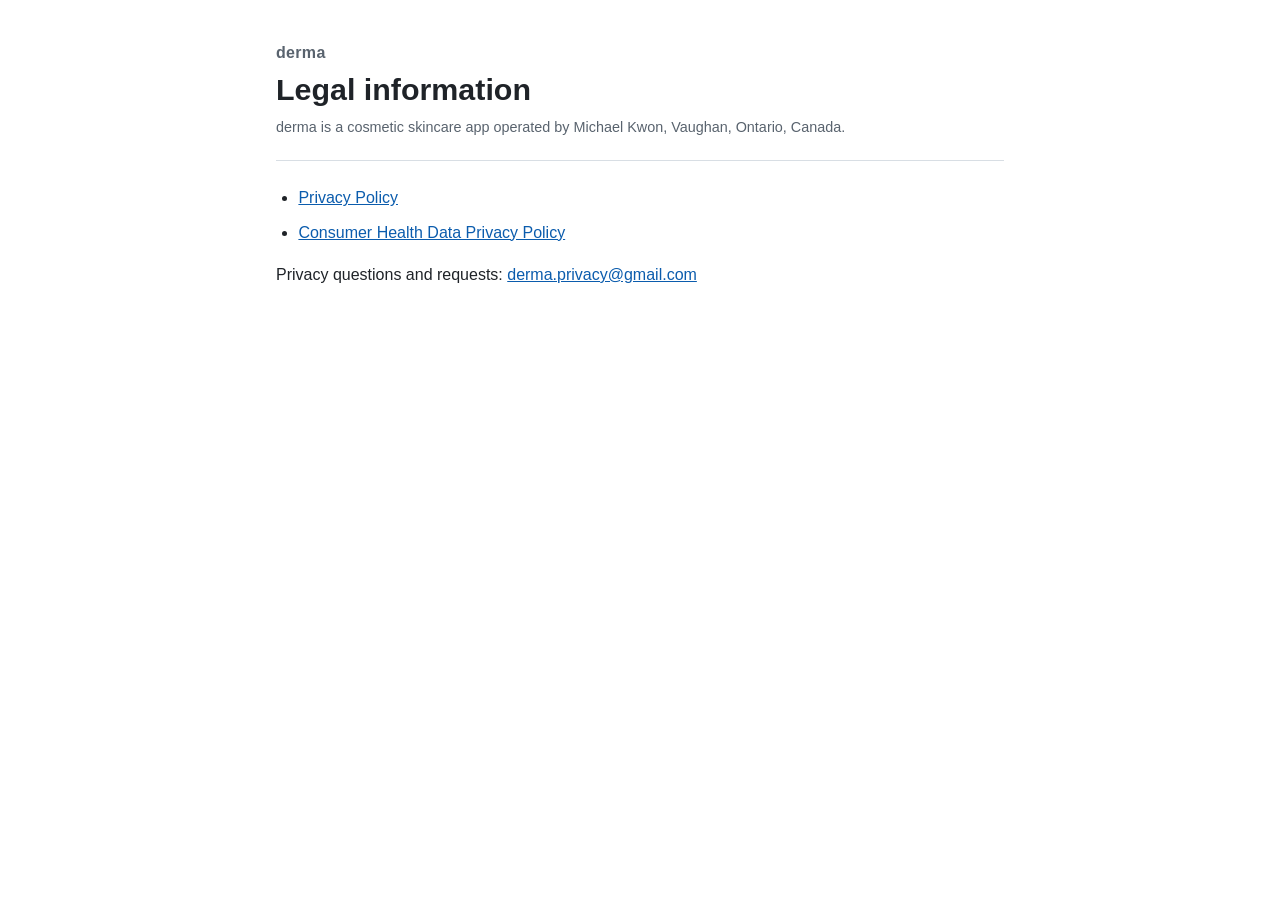
<file: index.html>
<!doctype html>
<html lang="en">
<head>
<meta charset="utf-8">
<meta name="viewport" content="width=device-width, initial-scale=1">
<title>derma</title>
<meta name="description" content="Legal information for the derma skincare app.">
<link rel="stylesheet" href="legal.css">
</head>
<body>
<main>
  <header>
    <p class="org">derma</p>
    <h1>Legal information</h1>
    <p class="meta">derma is a cosmetic skincare app operated by Michael Kwon, Vaughan, Ontario, Canada.</p>
  </header>
  <ul>
    <li><a href="privacy.html">Privacy Policy</a></li>
    <li><a href="consumer-health-data.html">Consumer Health Data Privacy Policy</a></li>
  </ul>
  <p>Privacy questions and requests: <a href="mailto:derma.privacy@gmail.com">derma.privacy@gmail.com</a></p>
</main>
</body>
</html>
</file>
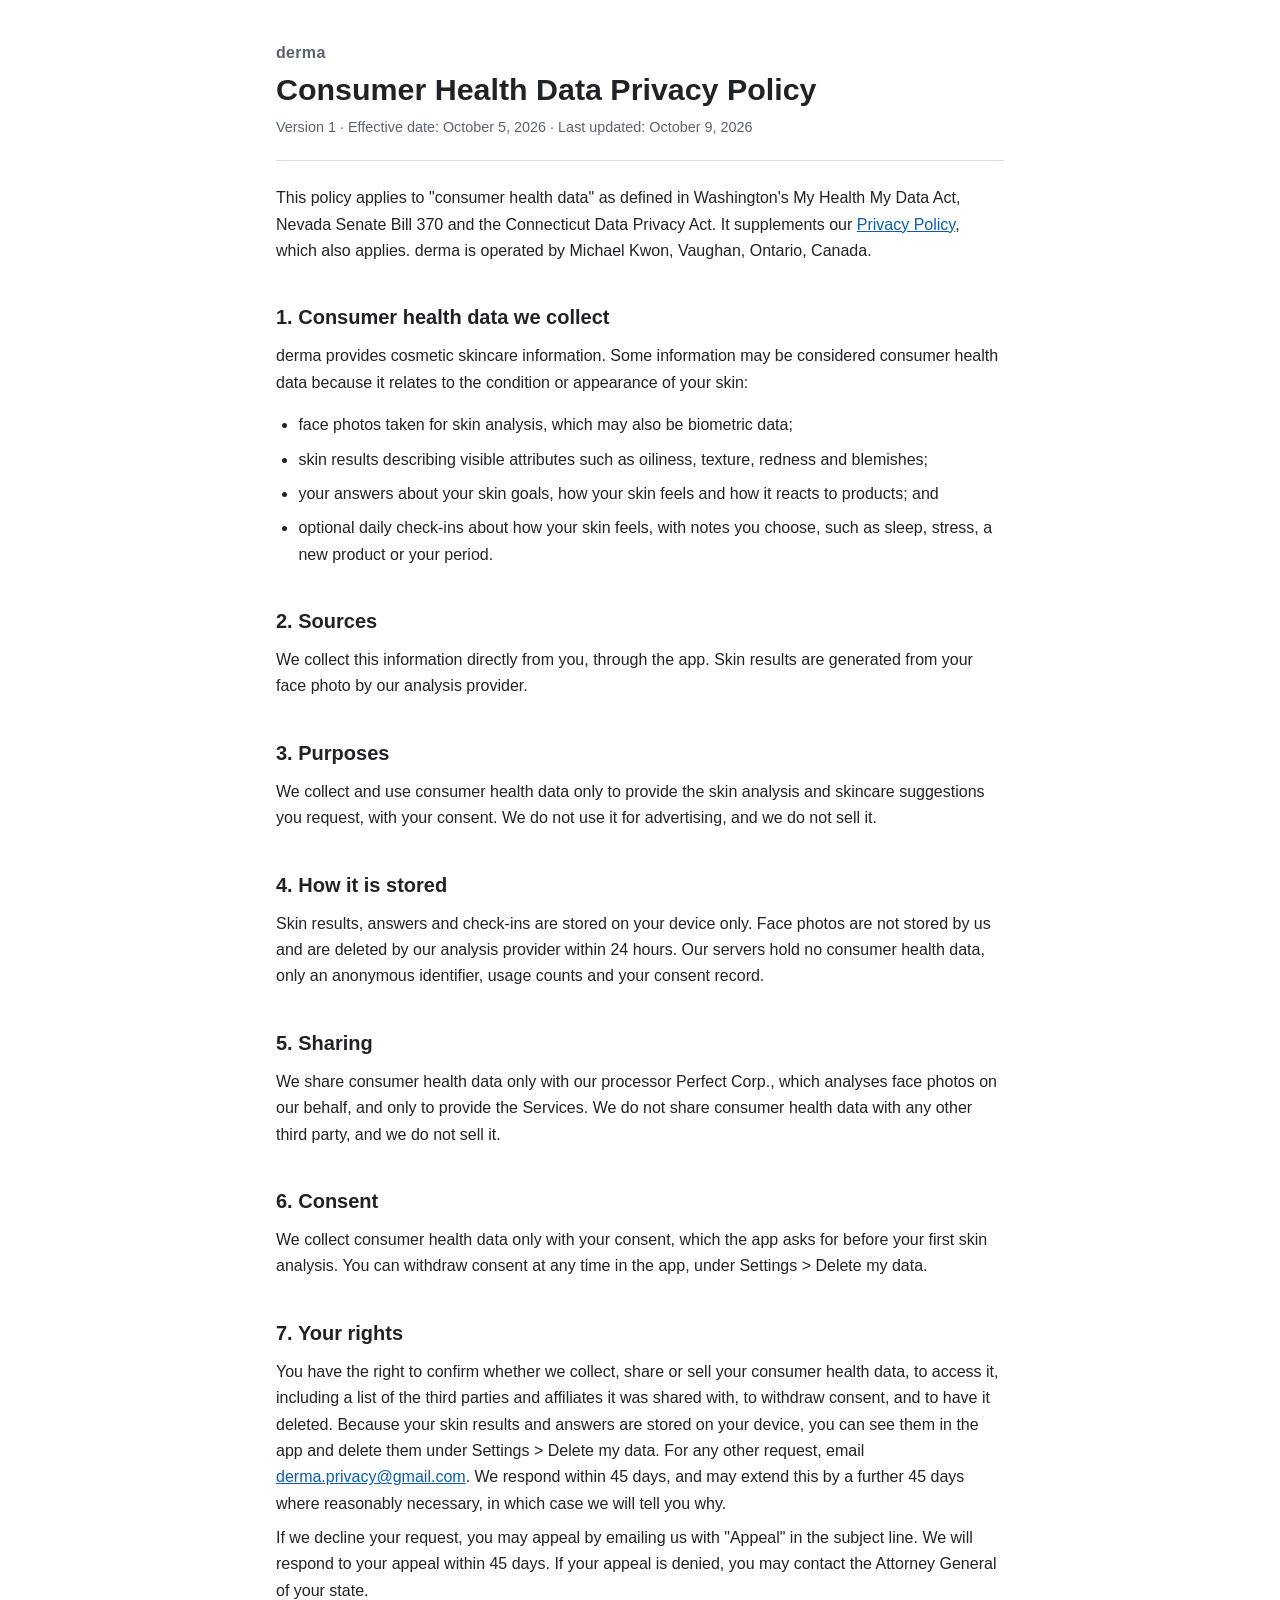
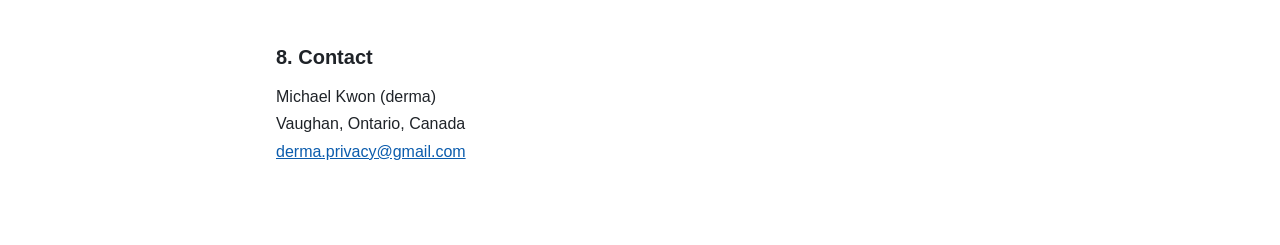
<file: consumer-health-data.html>
<!doctype html>
<html lang="en">
<head>
<meta charset="utf-8">
<meta name="viewport" content="width=device-width, initial-scale=1">
<title>Consumer Health Data Privacy Policy | derma</title>
<meta name="description" content="How derma handles consumer health data under Washington, Nevada and Connecticut law.">
<link rel="stylesheet" href="legal.css">
</head>
<body>
<main>

<header>
  <p class="org">derma</p>
  <h1>Consumer Health Data Privacy Policy</h1>
  <p class="meta">Version 1 &middot; Effective date: October 5, 2026 &middot; Last updated: October 9, 2026</p>
</header>

<p>This policy applies to "consumer health data" as defined in Washington's My Health My Data Act,
Nevada Senate Bill 370 and the Connecticut Data Privacy Act. It supplements our
<a href="privacy.html">Privacy Policy</a>, which also applies. derma is operated by Michael Kwon,
Vaughan, Ontario, Canada.</p>

<h2>1. Consumer health data we collect</h2>
<p>derma provides cosmetic skincare information. Some information may be considered consumer health
data because it relates to the condition or appearance of your skin:</p>
<ul>
  <li>face photos taken for skin analysis, which may also be biometric data;</li>
  <li>skin results describing visible attributes such as oiliness, texture, redness and blemishes;</li>
  <li>your answers about your skin goals, how your skin feels and how it reacts to products; and</li>
  <li>optional daily check-ins about how your skin feels, with notes you choose, such as sleep, stress, a new product or your period.</li>
</ul>

<h2>2. Sources</h2>
<p>We collect this information directly from you, through the app. Skin results are generated from
your face photo by our analysis provider.</p>

<h2>3. Purposes</h2>
<p>We collect and use consumer health data only to provide the skin analysis and skincare
suggestions you request, with your consent. We do not use it for advertising, and we do not sell
it.</p>

<h2>4. How it is stored</h2>
<p>Skin results, answers and check-ins are stored on your device only. Face photos are not stored by us and are
deleted by our analysis provider within 24 hours. Our servers hold no consumer health data, only
an anonymous identifier, usage counts and your consent record.</p>

<h2>5. Sharing</h2>
<p>We share consumer health data only with our processor Perfect Corp., which analyses face photos
on our behalf, and only to provide the Services. We do not share consumer health data with any
other third party, and we do not sell it.</p>

<h2>6. Consent</h2>
<p>We collect consumer health data only with your consent, which the app asks for before your
first skin analysis. You can withdraw consent at any time in the app, under
Settings &gt; Delete my data.</p>

<h2>7. Your rights</h2>
<p>You have the right to confirm whether we collect, share or sell your consumer health data, to
access it, including a list of the third parties and affiliates it was shared with, to withdraw
consent, and to have it deleted. Because your skin results and answers are stored on your device,
you can see them in the app and delete them under Settings &gt; Delete my data. For any other
request, email <a href="mailto:derma.privacy@gmail.com">derma.privacy@gmail.com</a>. We respond within
45 days, and may extend this by a further 45 days where reasonably necessary, in which case we will
tell you why.</p>
<p>If we decline your request, you may appeal by emailing us with "Appeal" in the subject line. We
will respond to your appeal within 45 days. If your appeal is denied, you may contact the Attorney
General of your state.</p>

<h2>8. Contact</h2>
<address>
  Michael Kwon (derma)<br>
  Vaughan, Ontario, Canada<br>
  <a href="mailto:derma.privacy@gmail.com">derma.privacy@gmail.com</a>
</address>

</main>
</body>
</html>
</file>
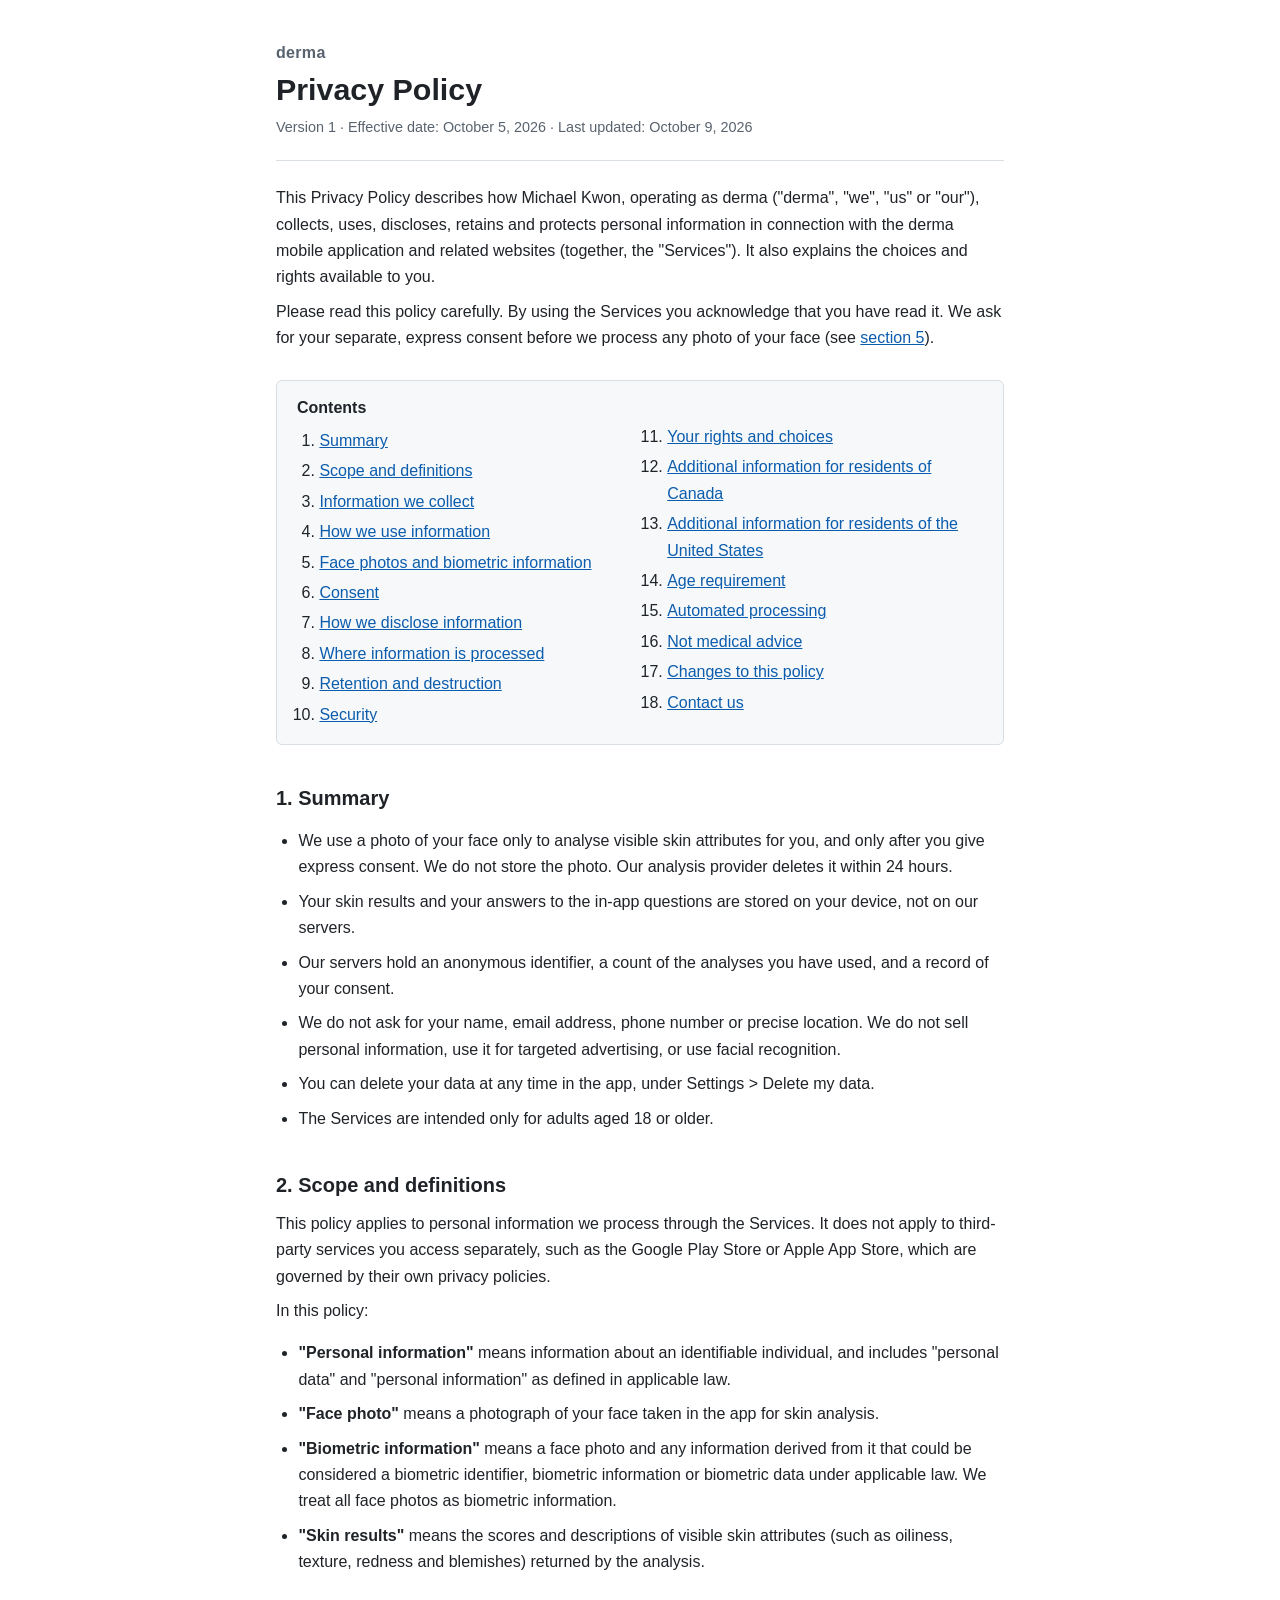
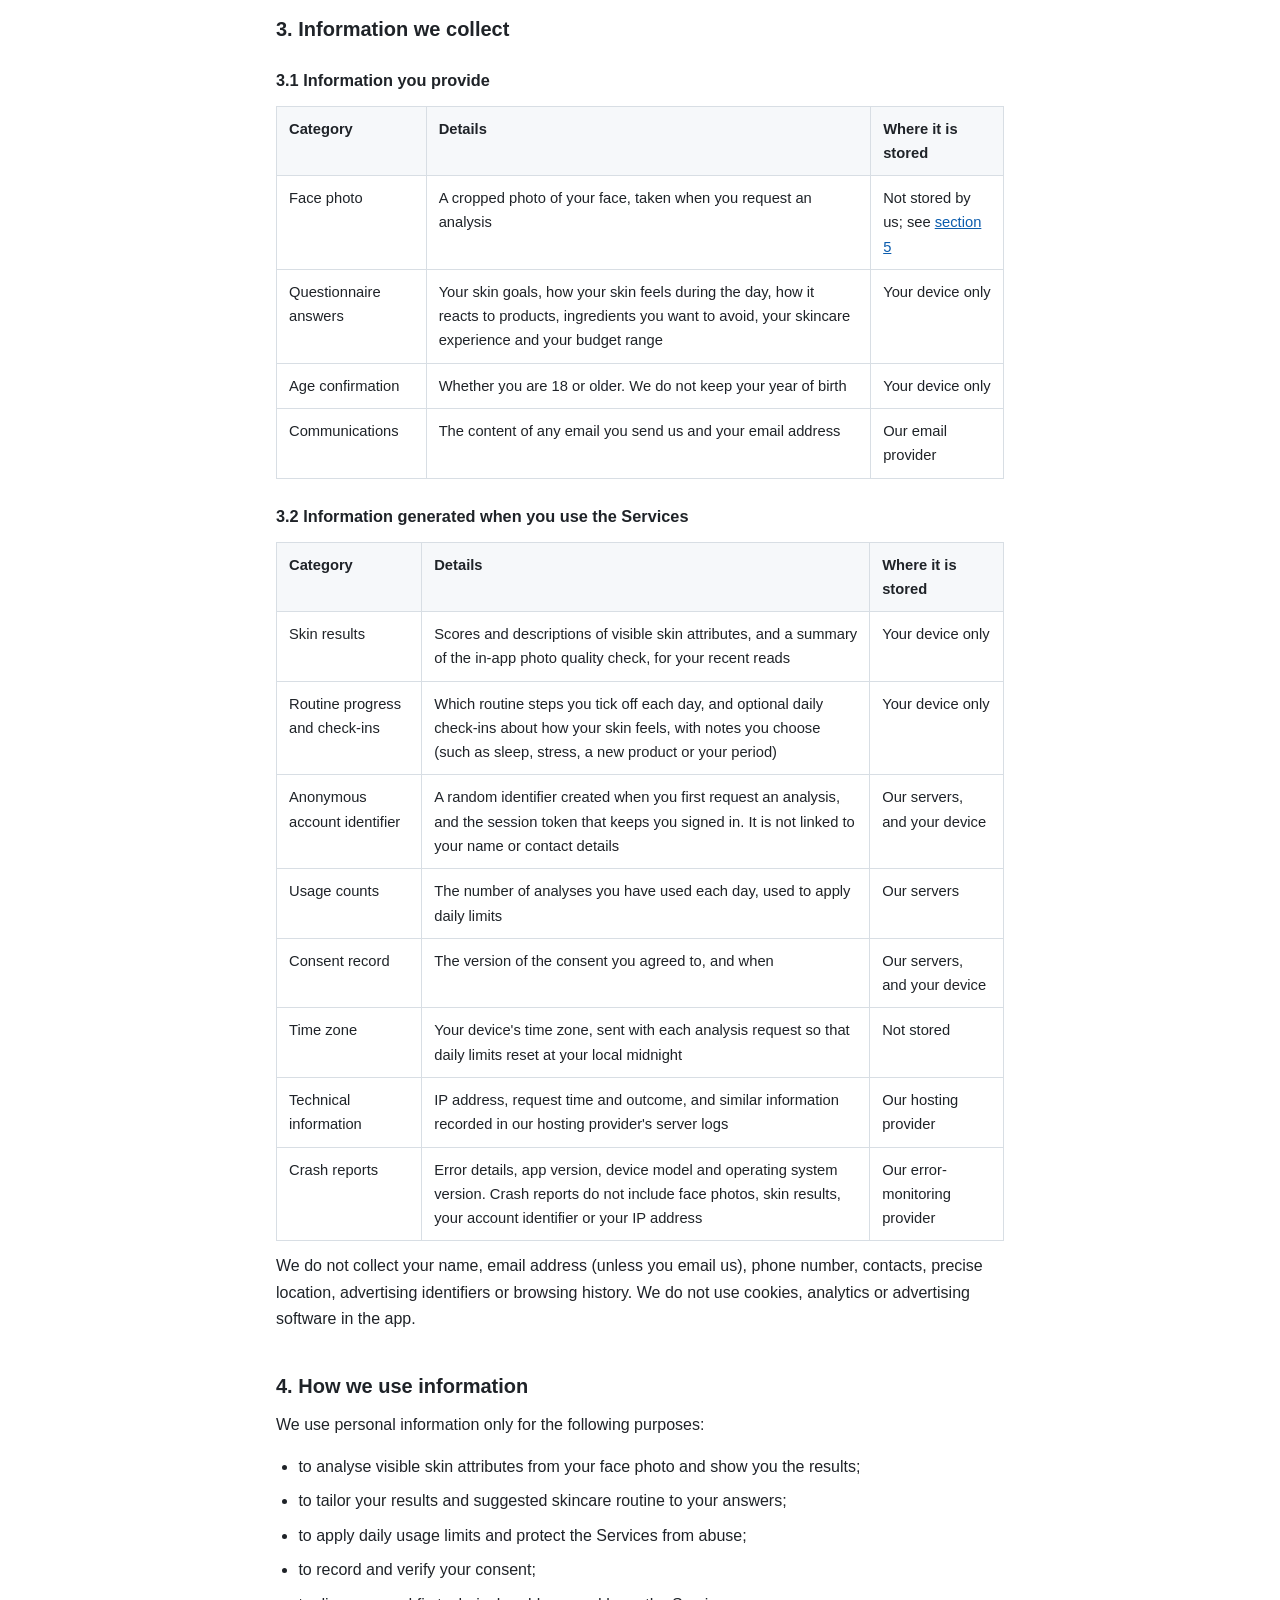
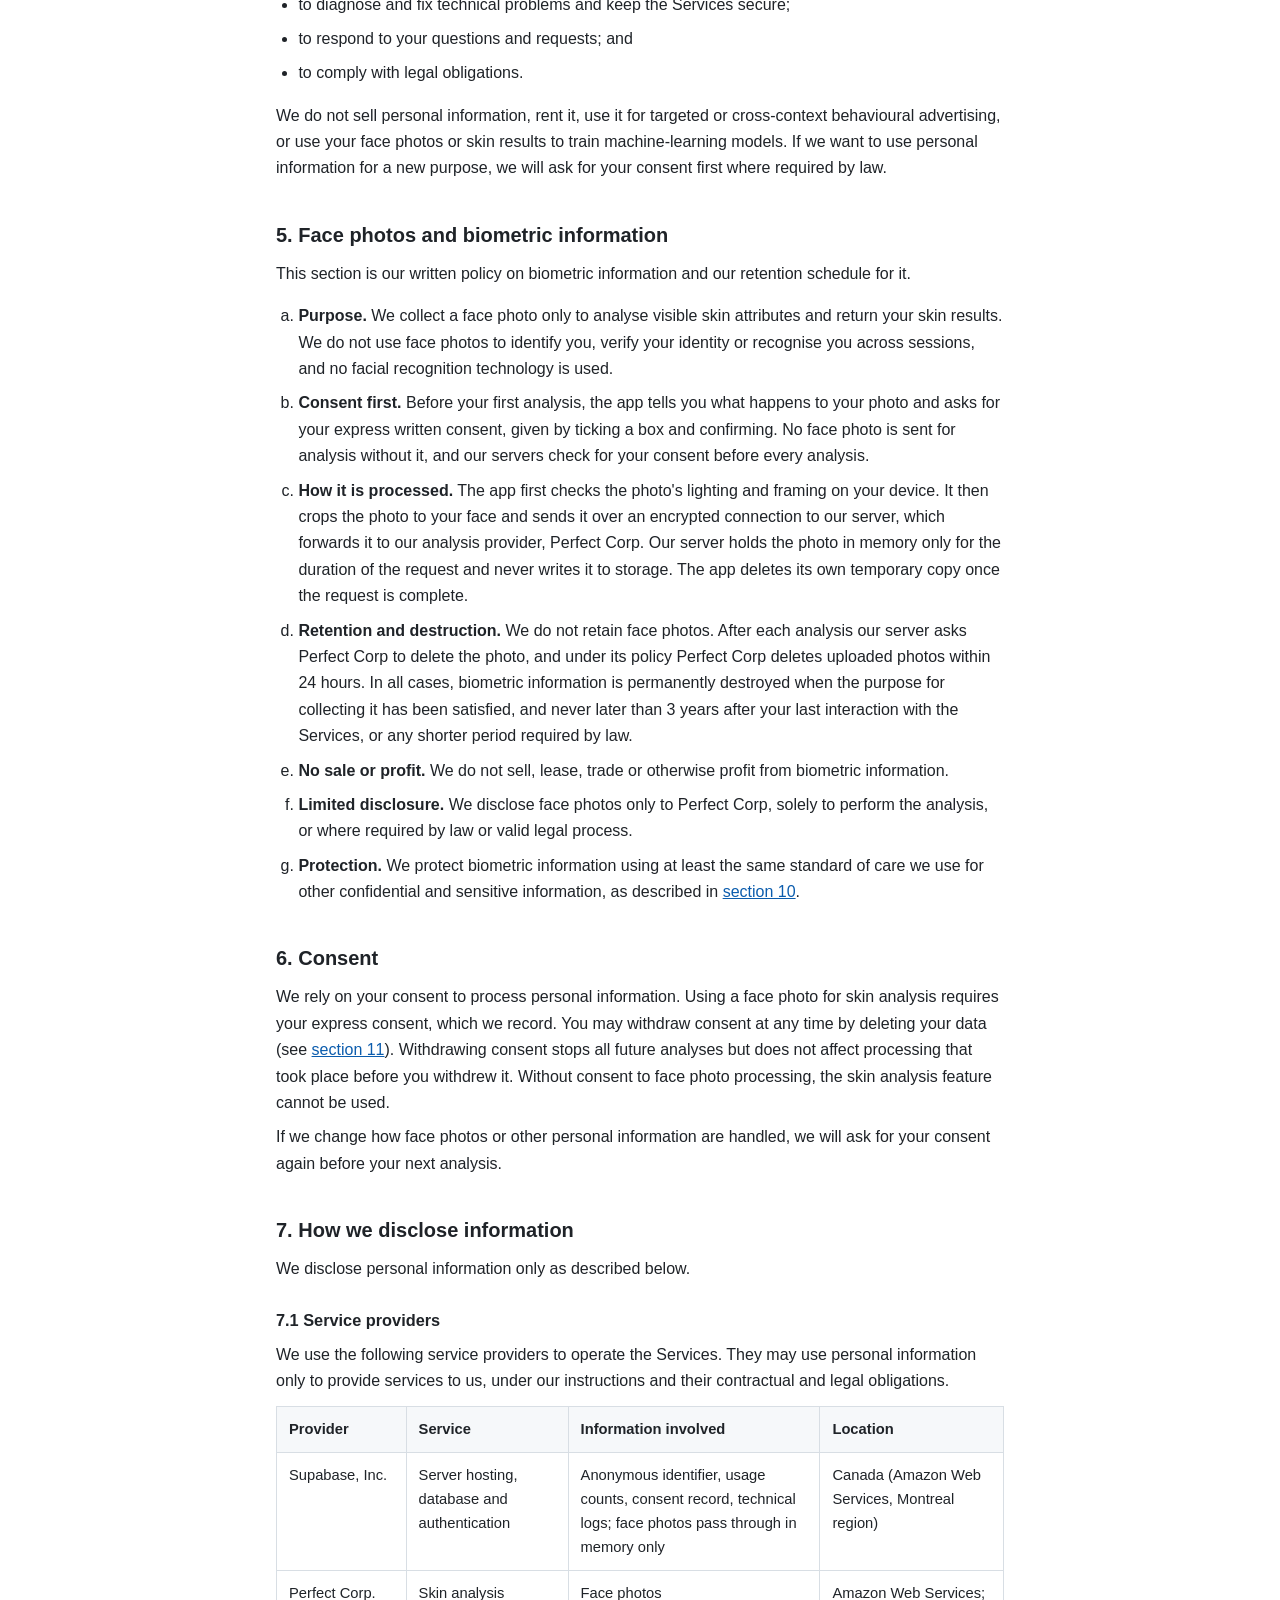
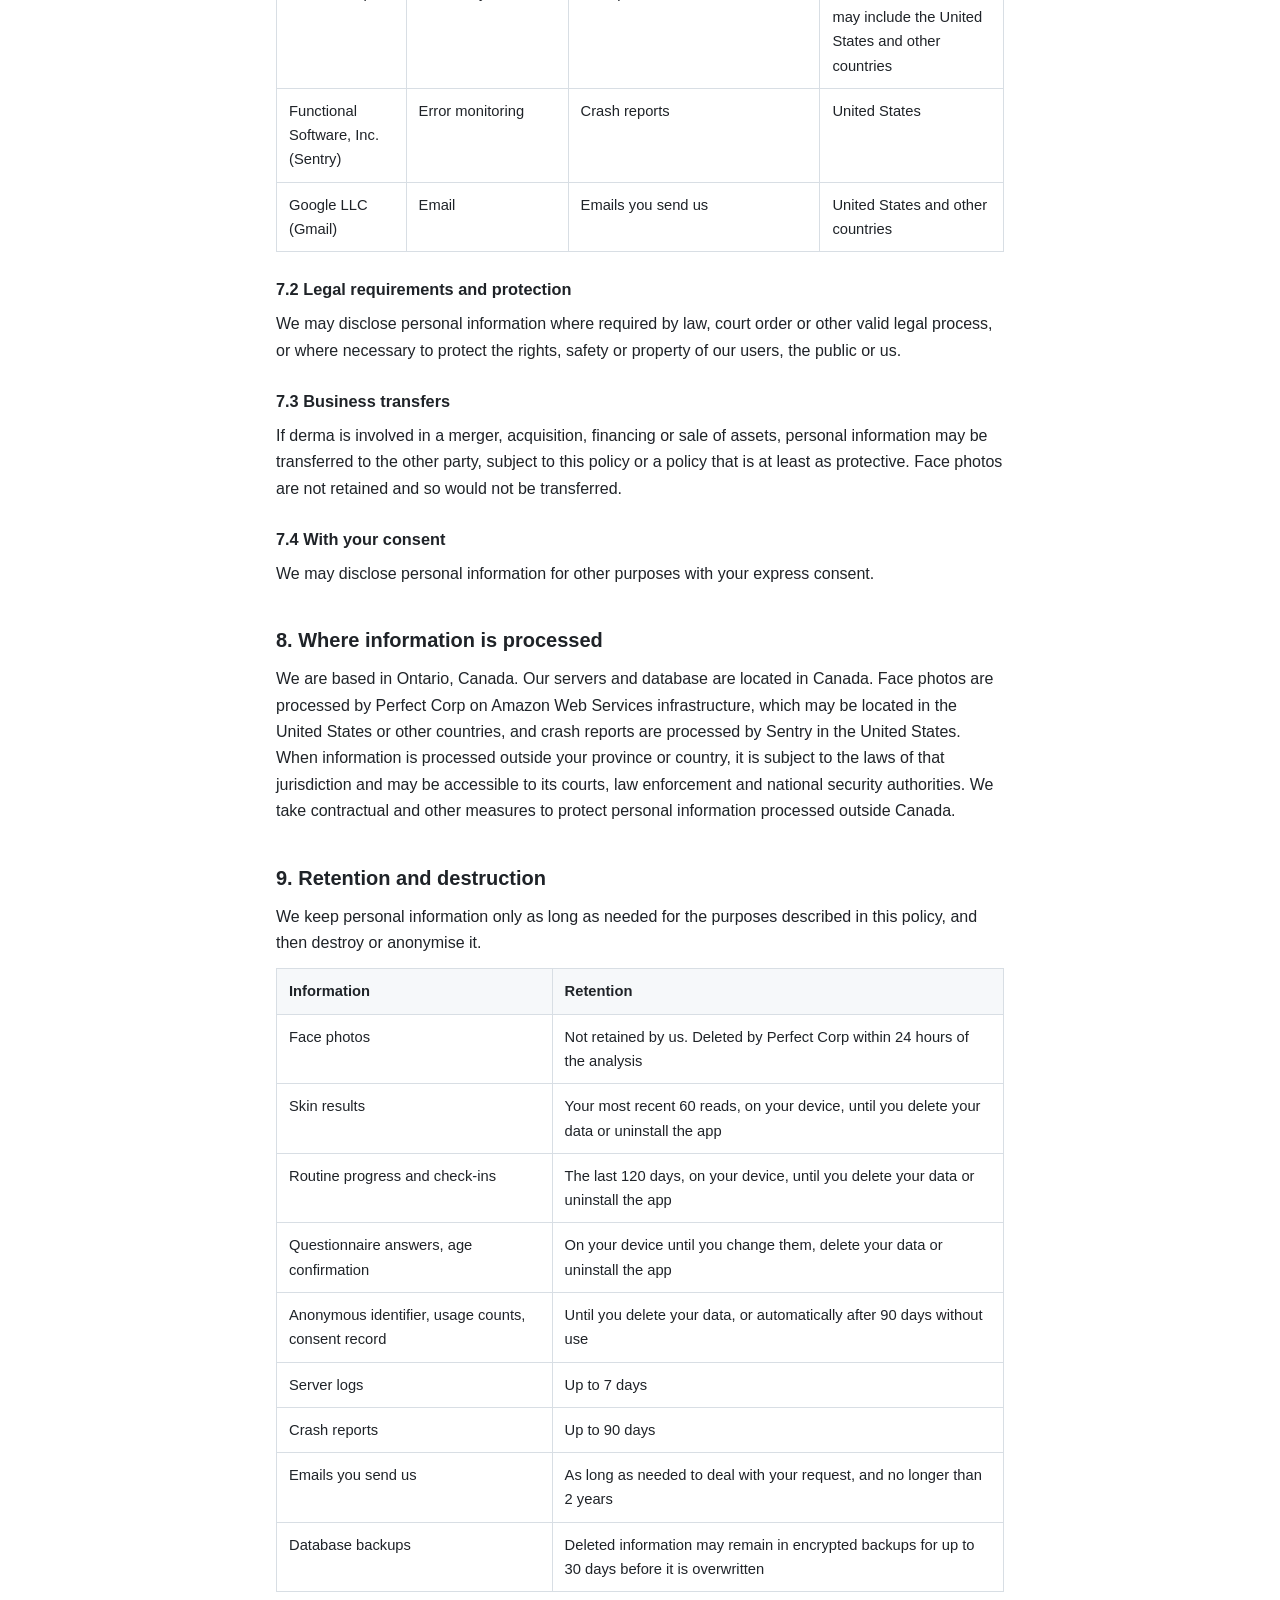
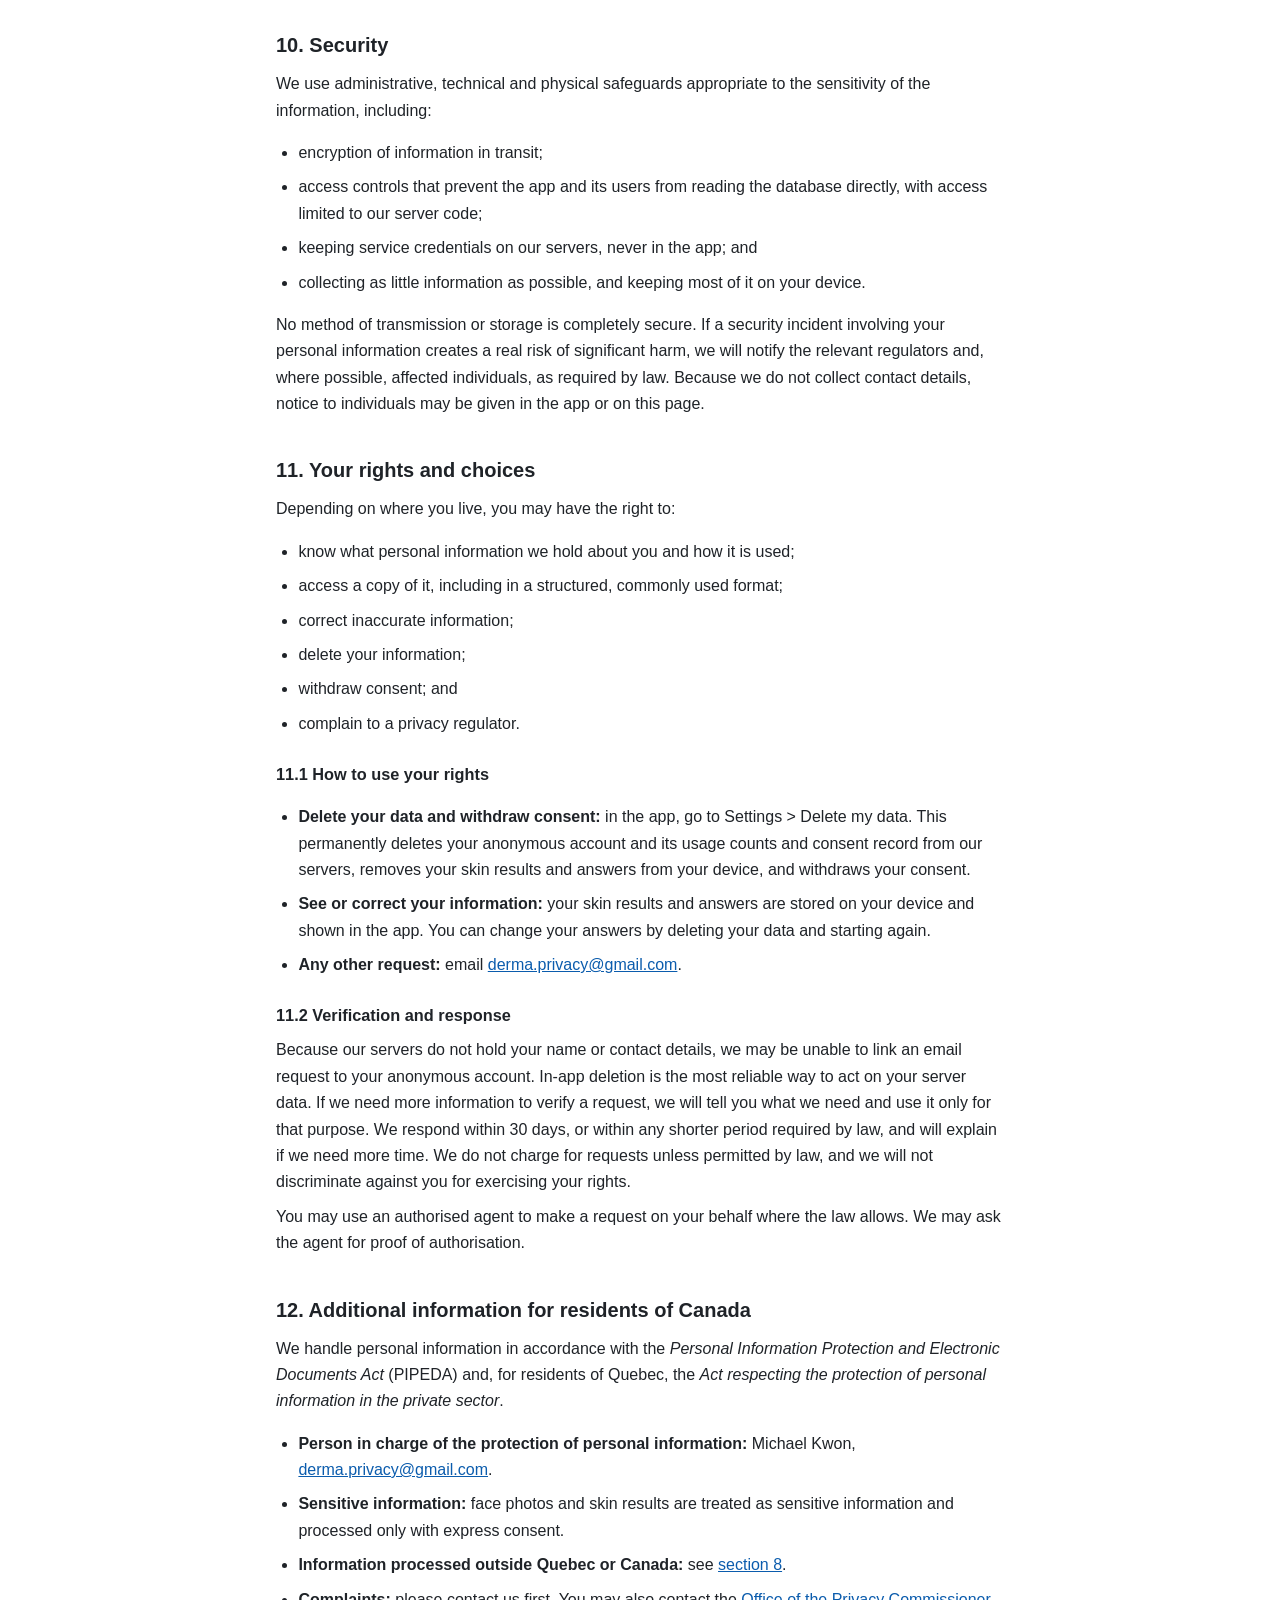
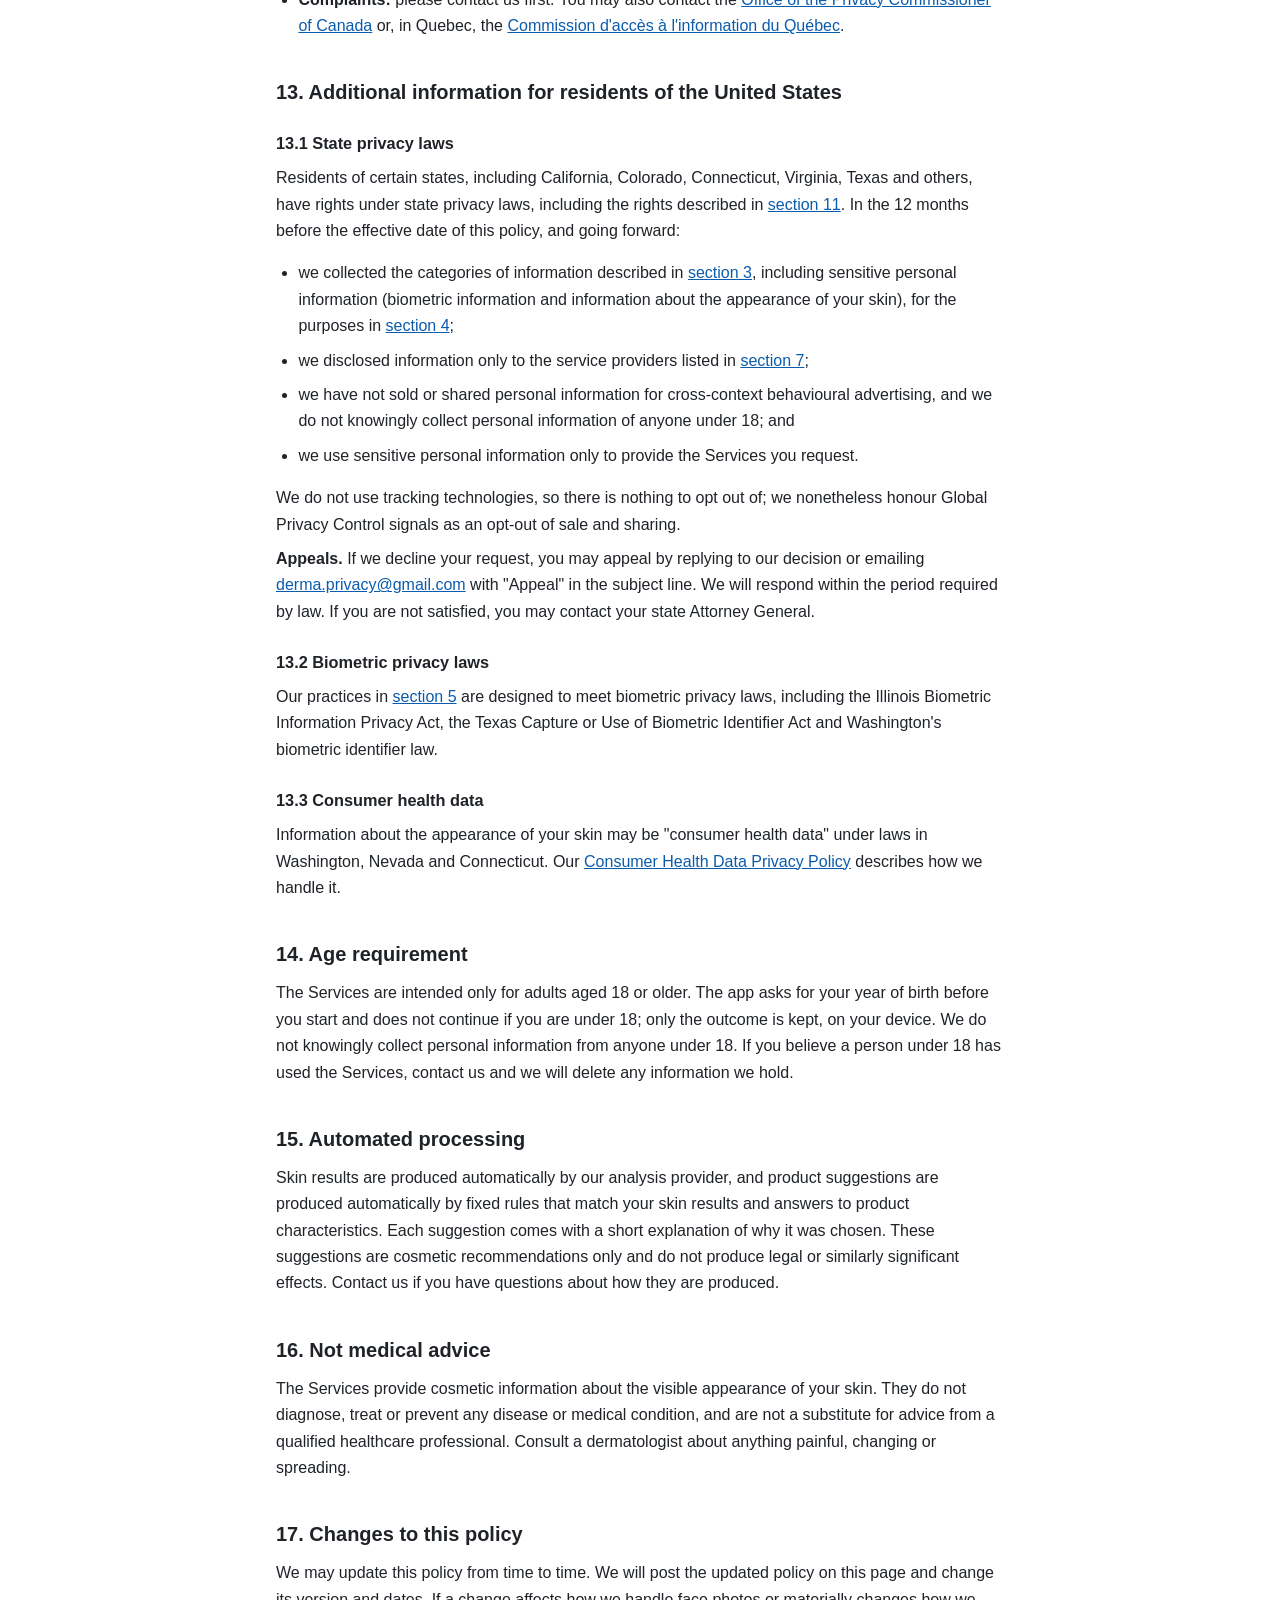
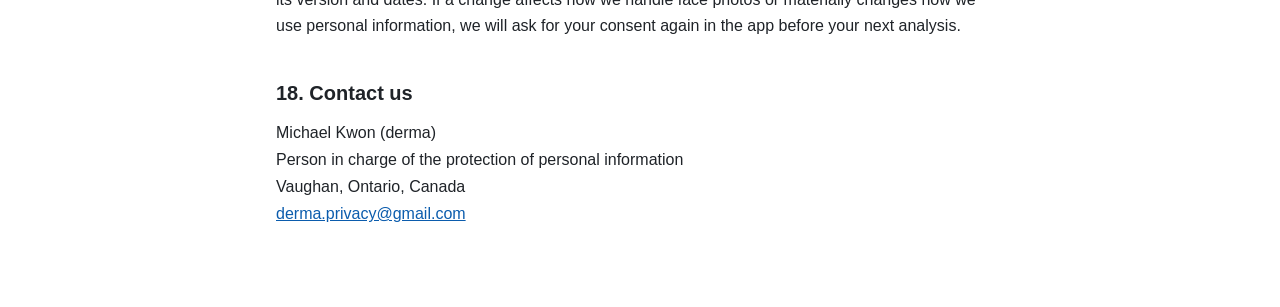
<file: privacy.html>
<!doctype html>
<html lang="en">
<head>
<meta charset="utf-8">
<meta name="viewport" content="width=device-width, initial-scale=1">
<title>Privacy Policy | derma</title>
<meta name="description" content="How derma collects, uses, discloses and protects personal information, including face photos.">
<link rel="stylesheet" href="legal.css">
</head>
<body>
<main>

<header>
  <p class="org">derma</p>
  <h1>Privacy Policy</h1>
  <p class="meta">Version 1 &middot; Effective date: October 5, 2026 &middot; Last updated: October 9, 2026</p>
</header>

<p>This Privacy Policy describes how Michael Kwon, operating as derma ("derma", "we", "us" or
"our"), collects, uses, discloses, retains and protects personal information in connection with
the derma mobile application and related websites (together, the "Services"). It also explains the
choices and rights available to you.</p>

<p>Please read this policy carefully. By using the Services you acknowledge that you have read it.
We ask for your separate, express consent before we process any photo of your face (see
<a href="#biometric">section 5</a>).</p>

<nav aria-label="Contents">
  <h2 class="toc-title">Contents</h2>
  <ol>
    <li><a href="#summary">Summary</a></li>
    <li><a href="#scope">Scope and definitions</a></li>
    <li><a href="#collect">Information we collect</a></li>
    <li><a href="#use">How we use information</a></li>
    <li><a href="#biometric">Face photos and biometric information</a></li>
    <li><a href="#consent">Consent</a></li>
    <li><a href="#disclose">How we disclose information</a></li>
    <li><a href="#transfers">Where information is processed</a></li>
    <li><a href="#retention">Retention and destruction</a></li>
    <li><a href="#security">Security</a></li>
    <li><a href="#rights">Your rights and choices</a></li>
    <li><a href="#canada">Additional information for residents of Canada</a></li>
    <li><a href="#us">Additional information for residents of the United States</a></li>
    <li><a href="#children">Age requirement</a></li>
    <li><a href="#automated">Automated processing</a></li>
    <li><a href="#medical">Not medical advice</a></li>
    <li><a href="#changes">Changes to this policy</a></li>
    <li><a href="#contact">Contact us</a></li>
  </ol>
</nav>

<section id="summary">
<h2>1. Summary</h2>
<ul>
  <li>We use a photo of your face only to analyse visible skin attributes for you, and only after you
  give express consent. We do not store the photo. Our analysis provider deletes it within
  24 hours.</li>
  <li>Your skin results and your answers to the in-app questions are stored on your device, not on
  our servers.</li>
  <li>Our servers hold an anonymous identifier, a count of the analyses you have used, and a record
  of your consent.</li>
  <li>We do not ask for your name, email address, phone number or precise location. We do not sell
  personal information, use it for targeted advertising, or use facial recognition.</li>
  <li>You can delete your data at any time in the app, under Settings &gt; Delete my data.</li>
  <li>The Services are intended only for adults aged 18 or older.</li>
</ul>
</section>

<section id="scope">
<h2>2. Scope and definitions</h2>
<p>This policy applies to personal information we process through the Services. It does not
apply to third-party services you access separately, such as the Google Play Store or Apple App
Store, which are governed by their own privacy policies.</p>
<p>In this policy:</p>
<ul>
  <li><strong>"Personal information"</strong> means information about an identifiable individual,
  and includes "personal data" and "personal information" as defined in applicable law.</li>
  <li><strong>"Face photo"</strong> means a photograph of your face taken in the app for skin
  analysis.</li>
  <li><strong>"Biometric information"</strong> means a face photo and any information derived from
  it that could be considered a biometric identifier, biometric information or biometric data under
  applicable law. We treat all face photos as biometric information.</li>
  <li><strong>"Skin results"</strong> means the scores and descriptions of visible skin attributes
  (such as oiliness, texture, redness and blemishes) returned by the analysis.</li>
</ul>
</section>

<section id="collect">
<h2>3. Information we collect</h2>

<h3>3.1 Information you provide</h3>
<div class="table">
<table>
  <thead><tr><th scope="col">Category</th><th scope="col">Details</th><th scope="col">Where it is stored</th></tr></thead>
  <tbody>
  <tr><td>Face photo</td><td>A cropped photo of your face, taken when you request an analysis</td><td>Not stored by us; see <a href="#biometric">section 5</a></td></tr>
  <tr><td>Questionnaire answers</td><td>Your skin goals, how your skin feels during the day, how it reacts to products, ingredients you want to avoid, your skincare experience and your budget range</td><td>Your device only</td></tr>
  <tr><td>Age confirmation</td><td>Whether you are 18 or older. We do not keep your year of birth</td><td>Your device only</td></tr>
  <tr><td>Communications</td><td>The content of any email you send us and your email address</td><td>Our email provider</td></tr>
  </tbody>
</table>
</div>

<h3>3.2 Information generated when you use the Services</h3>
<div class="table">
<table>
  <thead><tr><th scope="col">Category</th><th scope="col">Details</th><th scope="col">Where it is stored</th></tr></thead>
  <tbody>
  <tr><td>Skin results</td><td>Scores and descriptions of visible skin attributes, and a summary of the in-app photo quality check, for your recent reads</td><td>Your device only</td></tr>
  <tr><td>Routine progress and check-ins</td><td>Which routine steps you tick off each day, and optional daily check-ins about how your skin feels, with notes you choose (such as sleep, stress, a new product or your period)</td><td>Your device only</td></tr>
  <tr><td>Anonymous account identifier</td><td>A random identifier created when you first request an analysis, and the session token that keeps you signed in. It is not linked to your name or contact details</td><td>Our servers, and your device</td></tr>
  <tr><td>Usage counts</td><td>The number of analyses you have used each day, used to apply daily limits</td><td>Our servers</td></tr>
  <tr><td>Consent record</td><td>The version of the consent you agreed to, and when</td><td>Our servers, and your device</td></tr>
  <tr><td>Time zone</td><td>Your device's time zone, sent with each analysis request so that daily limits reset at your local midnight</td><td>Not stored</td></tr>
  <tr><td>Technical information</td><td>IP address, request time and outcome, and similar information recorded in our hosting provider's server logs</td><td>Our hosting provider</td></tr>
  <tr><td>Crash reports</td><td>Error details, app version, device model and operating system version. Crash reports do not include face photos, skin results, your account identifier or your IP address</td><td>Our error-monitoring provider</td></tr>
  </tbody>
</table>
</div>

<p>We do not collect your name, email address (unless you email us), phone number, contacts,
precise location, advertising identifiers or browsing history. We do not use cookies, analytics
or advertising software in the app.</p>
</section>

<section id="use">
<h2>4. How we use information</h2>
<p>We use personal information only for the following purposes:</p>
<ul>
  <li>to analyse visible skin attributes from your face photo and show you the results;</li>
  <li>to tailor your results and suggested skincare routine to your answers;</li>
  <li>to apply daily usage limits and protect the Services from abuse;</li>
  <li>to record and verify your consent;</li>
  <li>to diagnose and fix technical problems and keep the Services secure;</li>
  <li>to respond to your questions and requests; and</li>
  <li>to comply with legal obligations.</li>
</ul>
<p>We do not sell personal information, rent it, use it for targeted or cross-context behavioural
advertising, or use your face photos or skin results to train machine-learning models. If we
want to use personal information for a new purpose, we will ask for your consent first where
required by law.</p>
</section>

<section id="biometric">
<h2>5. Face photos and biometric information</h2>
<p>This section is our written policy on biometric information and our retention schedule for it.</p>
<ol class="alpha">
  <li><strong>Purpose.</strong> We collect a face photo only to analyse visible skin attributes and
  return your skin results. We do not use face photos to identify you, verify your identity or
  recognise you across sessions, and no facial recognition technology is used.</li>
  <li><strong>Consent first.</strong> Before your first analysis, the app tells you what happens to your
  photo and asks for your express written consent, given by ticking a box and confirming. No face
  photo is sent for analysis without it, and our servers check for your consent before every
  analysis.</li>
  <li><strong>How it is processed.</strong> The app first checks the photo's lighting and framing on your
  device. It then crops the photo to your face and sends it over an encrypted connection to our
  server, which forwards it to our analysis provider, Perfect Corp. Our server holds the photo
  in memory only for the duration of the request and never writes it to storage. The app deletes
  its own temporary copy once the request is complete.</li>
  <li><strong>Retention and destruction.</strong> We do not retain face photos. After each analysis our server
  asks Perfect Corp to delete the photo, and under its policy Perfect Corp deletes uploaded photos
  within 24 hours. In all cases, biometric information is permanently destroyed when the purpose
  for collecting it has been satisfied, and never later than 3 years after your last interaction
  with the Services, or any shorter period required by law.</li>
  <li><strong>No sale or profit.</strong> We do not sell, lease, trade or otherwise profit from biometric
  information.</li>
  <li><strong>Limited disclosure.</strong> We disclose face photos only to Perfect Corp, solely to perform
  the analysis, or where required by law or valid legal process.</li>
  <li><strong>Protection.</strong> We protect biometric information using at least the same standard of care
  we use for other confidential and sensitive information, as described in
  <a href="#security">section 10</a>.</li>
</ol>
</section>

<section id="consent">
<h2>6. Consent</h2>
<p>We rely on your consent to process personal information. Using a face photo for skin
analysis requires your express consent, which we record. You may withdraw consent at any time by
deleting your data (see <a href="#rights">section 11</a>). Withdrawing consent stops all future
analyses but does not affect processing that took place before you withdrew it. Without consent
to face photo processing, the skin analysis feature cannot be used.</p>
<p>If we change how face photos or other personal information are handled, we will ask for your
consent again before your next analysis.</p>
</section>

<section id="disclose">
<h2>7. How we disclose information</h2>
<p>We disclose personal information only as described below.</p>
<h3>7.1 Service providers</h3>
<p>We use the following service providers to operate the Services. They may use personal
information only to provide services to us, under our instructions and their contractual and
legal obligations.</p>
<div class="table">
<table>
  <thead><tr><th scope="col">Provider</th><th scope="col">Service</th><th scope="col">Information involved</th><th scope="col">Location</th></tr></thead>
  <tbody>
  <tr><td>Supabase, Inc.</td><td>Server hosting, database and authentication</td><td>Anonymous identifier, usage counts, consent record, technical logs; face photos pass through in memory only</td><td>Canada (Amazon Web Services, Montreal region)</td></tr>
  <tr><td>Perfect Corp.</td><td>Skin analysis</td><td>Face photos</td><td>Amazon Web Services; may include the United States and other countries</td></tr>
  <tr><td>Functional Software, Inc. (Sentry)</td><td>Error monitoring</td><td>Crash reports</td><td>United States</td></tr>
  <tr><td>Google LLC (Gmail)</td><td>Email</td><td>Emails you send us</td><td>United States and other countries</td></tr>
  </tbody>
</table>
</div>
<h3>7.2 Legal requirements and protection</h3>
<p>We may disclose personal information where required by law, court order or other valid legal
process, or where necessary to protect the rights, safety or property of our users, the public
or us.</p>
<h3>7.3 Business transfers</h3>
<p>If derma is involved in a merger, acquisition, financing or sale of assets, personal information
may be transferred to the other party, subject to this policy or a policy that is at least as
protective. Face photos are not retained and so would not be transferred.</p>
<h3>7.4 With your consent</h3>
<p>We may disclose personal information for other purposes with your express consent.</p>
</section>

<section id="transfers">
<h2>8. Where information is processed</h2>
<p>We are based in Ontario, Canada. Our servers and database are located in Canada. Face photos
are processed by Perfect Corp on Amazon Web Services infrastructure, which may be located in the
United States or other countries, and crash reports are processed by Sentry in the United States.
When information is processed outside your province or country, it is subject to the laws of
that jurisdiction and may be accessible to its courts, law enforcement and national security
authorities. We take contractual and other measures to protect personal information processed
outside Canada.</p>
</section>

<section id="retention">
<h2>9. Retention and destruction</h2>
<p>We keep personal information only as long as needed for the purposes described in this
policy, and then destroy or anonymise it.</p>
<div class="table">
<table>
  <thead><tr><th scope="col">Information</th><th scope="col">Retention</th></tr></thead>
  <tbody>
  <tr><td>Face photos</td><td>Not retained by us. Deleted by Perfect Corp within 24 hours of the analysis</td></tr>
  <tr><td>Skin results</td><td>Your most recent 60 reads, on your device, until you delete your data or uninstall the app</td></tr>
  <tr><td>Routine progress and check-ins</td><td>The last 120 days, on your device, until you delete your data or uninstall the app</td></tr>
  <tr><td>Questionnaire answers, age confirmation</td><td>On your device until you change them, delete your data or uninstall the app</td></tr>
  <tr><td>Anonymous identifier, usage counts, consent record</td><td>Until you delete your data, or automatically after 90 days without use</td></tr>
  <tr><td>Server logs</td><td>Up to 7 days</td></tr>
  <tr><td>Crash reports</td><td>Up to 90 days</td></tr>
  <tr><td>Emails you send us</td><td>As long as needed to deal with your request, and no longer than 2 years</td></tr>
  <tr><td>Database backups</td><td>Deleted information may remain in encrypted backups for up to 30 days before it is overwritten</td></tr>
  </tbody>
</table>
</div>
</section>

<section id="security">
<h2>10. Security</h2>
<p>We use administrative, technical and physical safeguards appropriate to the sensitivity of the
information, including:</p>
<ul>
  <li>encryption of information in transit;</li>
  <li>access controls that prevent the app and its users from reading the database directly, with
  access limited to our server code;</li>
  <li>keeping service credentials on our servers, never in the app; and</li>
  <li>collecting as little information as possible, and keeping most of it on your device.</li>
</ul>
<p>No method of transmission or storage is completely secure. If a security incident involving
your personal information creates a real risk of significant harm, we will notify the relevant
regulators and, where possible, affected individuals, as required by law. Because we do not
collect contact details, notice to individuals may be given in the app or on this page.</p>
</section>

<section id="rights">
<h2>11. Your rights and choices</h2>
<p>Depending on where you live, you may have the right to:</p>
<ul>
  <li>know what personal information we hold about you and how it is used;</li>
  <li>access a copy of it, including in a structured, commonly used format;</li>
  <li>correct inaccurate information;</li>
  <li>delete your information;</li>
  <li>withdraw consent; and</li>
  <li>complain to a privacy regulator.</li>
</ul>
<h3>11.1 How to use your rights</h3>
<ul>
  <li><strong>Delete your data and withdraw consent:</strong> in the app, go to Settings &gt; Delete my data.
  This permanently deletes your anonymous account and its usage counts and consent record from our
  servers, removes your skin results and answers from your device, and withdraws your consent.</li>
  <li><strong>See or correct your information:</strong> your skin results and answers are stored on your
  device and shown in the app. You can change your answers by deleting your data and starting
  again.</li>
  <li><strong>Any other request:</strong> email <a href="mailto:derma.privacy@gmail.com">derma.privacy@gmail.com</a>.</li>
</ul>
<h3>11.2 Verification and response</h3>
<p>Because our servers do not hold your name or contact details, we may be unable to link an
email request to your anonymous account. In-app deletion is the most reliable way to act on your
server data. If we need more information to verify a request, we will tell you what we need and
use it only for that purpose. We respond within 30 days, or within any shorter period required
by law, and will explain if we need more time. We do not charge for requests unless permitted by
law, and we will not discriminate against you for exercising your rights.</p>
<p>You may use an authorised agent to make a request on your behalf where the law allows. We may
ask the agent for proof of authorisation.</p>
</section>

<section id="canada">
<h2>12. Additional information for residents of Canada</h2>
<p>We handle personal information in accordance with the <em>Personal Information Protection and
Electronic Documents Act</em> (PIPEDA) and, for residents of Quebec, the <em>Act respecting the
protection of personal information in the private sector</em>.</p>
<ul>
  <li><strong>Person in charge of the protection of personal information:</strong> Michael Kwon,
  <a href="mailto:derma.privacy@gmail.com">derma.privacy@gmail.com</a>.</li>
  <li><strong>Sensitive information:</strong> face photos and skin results are treated as sensitive
  information and processed only with express consent.</li>
  <li><strong>Information processed outside Quebec or Canada:</strong> see <a href="#transfers">section 8</a>.</li>
  <li><strong>Complaints:</strong> please contact us first. You may also contact the
  <a href="https://www.priv.gc.ca/">Office of the Privacy Commissioner of Canada</a> or, in Quebec,
  the <a href="https://www.cai.gouv.qc.ca/">Commission d'accès à l'information du Québec</a>.</li>
</ul>
</section>

<section id="us">
<h2>13. Additional information for residents of the United States</h2>
<h3>13.1 State privacy laws</h3>
<p>Residents of certain states, including California, Colorado, Connecticut, Virginia, Texas and
others, have rights under state privacy laws, including the rights described in
<a href="#rights">section 11</a>. In the 12 months before the effective date of this policy, and
going forward:</p>
<ul>
  <li>we collected the categories of information described in <a href="#collect">section 3</a>,
  including sensitive personal information (biometric information and information about the
  appearance of your skin), for the purposes in <a href="#use">section 4</a>;</li>
  <li>we disclosed information only to the service providers listed in <a href="#disclose">section 7</a>;</li>
  <li>we have not sold or shared personal information for cross-context behavioural advertising,
  and we do not knowingly collect personal information of anyone under 18; and</li>
  <li>we use sensitive personal information only to provide the Services you request.</li>
</ul>
<p>We do not use tracking technologies, so there is nothing to opt out of; we nonetheless honour
Global Privacy Control signals as an opt-out of sale and sharing.</p>
<p><strong>Appeals.</strong> If we decline your request, you may appeal by replying to our decision
or emailing <a href="mailto:derma.privacy@gmail.com">derma.privacy@gmail.com</a> with "Appeal" in the
subject line. We will respond within the period required by law. If you are not satisfied, you
may contact your state Attorney General.</p>
<h3>13.2 Biometric privacy laws</h3>
<p>Our practices in <a href="#biometric">section 5</a> are designed to meet biometric privacy laws,
including the Illinois Biometric Information Privacy Act, the Texas Capture or Use of Biometric
Identifier Act and Washington's biometric identifier law.</p>
<h3>13.3 Consumer health data</h3>
<p>Information about the appearance of your skin may be "consumer health data" under laws in
Washington, Nevada and Connecticut. Our
<a href="consumer-health-data.html">Consumer Health Data Privacy Policy</a> describes how we handle it.</p>
</section>

<section id="children">
<h2>14. Age requirement</h2>
<p>The Services are intended only for adults aged 18 or older. The app asks for your year of birth
before you start and does not continue if you are under 18; only the outcome is kept, on your
device. We do not knowingly collect personal information from anyone under 18. If you believe a
person under 18 has used the Services, contact us and we will delete any information we hold.</p>
</section>

<section id="automated">
<h2>15. Automated processing</h2>
<p>Skin results are produced automatically by our analysis provider, and product suggestions are
produced automatically by fixed rules that match your skin results and answers to product
characteristics. Each suggestion comes with a short explanation of why it was chosen. These
suggestions are cosmetic recommendations only and do not produce legal or similarly significant
effects. Contact us if you have questions about how they are produced.</p>
</section>

<section id="medical">
<h2>16. Not medical advice</h2>
<p>The Services provide cosmetic information about the visible appearance of your skin. They do not
diagnose, treat or prevent any disease or medical condition, and are not a substitute for advice
from a qualified healthcare professional. Consult a dermatologist about anything painful, changing
or spreading.</p>
</section>

<section id="changes">
<h2>17. Changes to this policy</h2>
<p>We may update this policy from time to time. We will post the updated policy on this page and
change its version and dates. If a change affects how we handle face photos or materially changes
how we use personal information, we will ask for your consent again in the app before your next
analysis.</p>
</section>

<section id="contact">
<h2>18. Contact us</h2>
<address>
  Michael Kwon (derma)<br>
  Person in charge of the protection of personal information<br>
  Vaughan, Ontario, Canada<br>
  <a href="mailto:derma.privacy@gmail.com">derma.privacy@gmail.com</a>
</address>
</section>

</main>
</body>
</html>
</file>
<file: legal.css>
:root {
  --bg: #ffffff;
  --text: #1f2328;
  --muted: #59636e;
  --rule: #d8dee4;
  --link: #0b5cad;
  --header-bg: #f6f8fa;
}

@media (prefers-color-scheme: dark) {
  :root {
    --bg: #0f1215;
    --text: #e6e8ea;
    --muted: #9aa4ae;
    --rule: #2d333b;
    --link: #6cb6ff;
    --header-bg: #161b22;
  }
}

* { box-sizing: border-box; }

body {
  margin: 0;
  background: var(--bg);
  color: var(--text);
  font: 16px/1.65 -apple-system, BlinkMacSystemFont, "Segoe UI", Roboto, "Helvetica Neue", Arial, sans-serif;
  -webkit-text-size-adjust: 100%;
}

main { max-width: 760px; margin: 0 auto; padding: 40px 16px 80px; }

header { padding-bottom: 20px; margin-bottom: 24px; border-bottom: 1px solid var(--rule); }
.org { margin: 0 0 4px; font-weight: 600; letter-spacing: 0.02em; color: var(--muted); }
h1 { font-size: 1.9rem; line-height: 1.25; margin: 0 0 8px; }
.meta { margin: 0; color: var(--muted); font-size: 0.9rem; }

h2 { font-size: 1.25rem; line-height: 1.35; margin: 40px 0 12px; }
h3 { font-size: 1.02rem; margin: 24px 0 8px; }
p, li { margin: 8px 0; }
ul, ol { padding-left: 1.4em; }
ol.alpha { list-style: lower-alpha; }
a { color: var(--link); }
section { scroll-margin-top: 16px; }

nav { margin: 28px 0 8px; padding: 16px 20px; background: var(--header-bg); border: 1px solid var(--rule); border-radius: 6px; }
.toc-title { font-size: 1rem; margin: 0 0 6px; }
nav ol { margin: 0; columns: 2; column-gap: 32px; }
nav li { margin: 4px 0; break-inside: avoid; }
@media (max-width: 560px) { nav ol { columns: 1; } }

.table { overflow-x: auto; margin: 12px 0; }
table { width: 100%; border-collapse: collapse; font-size: 0.92rem; }
th, td { text-align: left; vertical-align: top; padding: 10px 12px; border: 1px solid var(--rule); }
th { background: var(--header-bg); font-weight: 600; }

address { font-style: normal; line-height: 1.7; }
</file>
